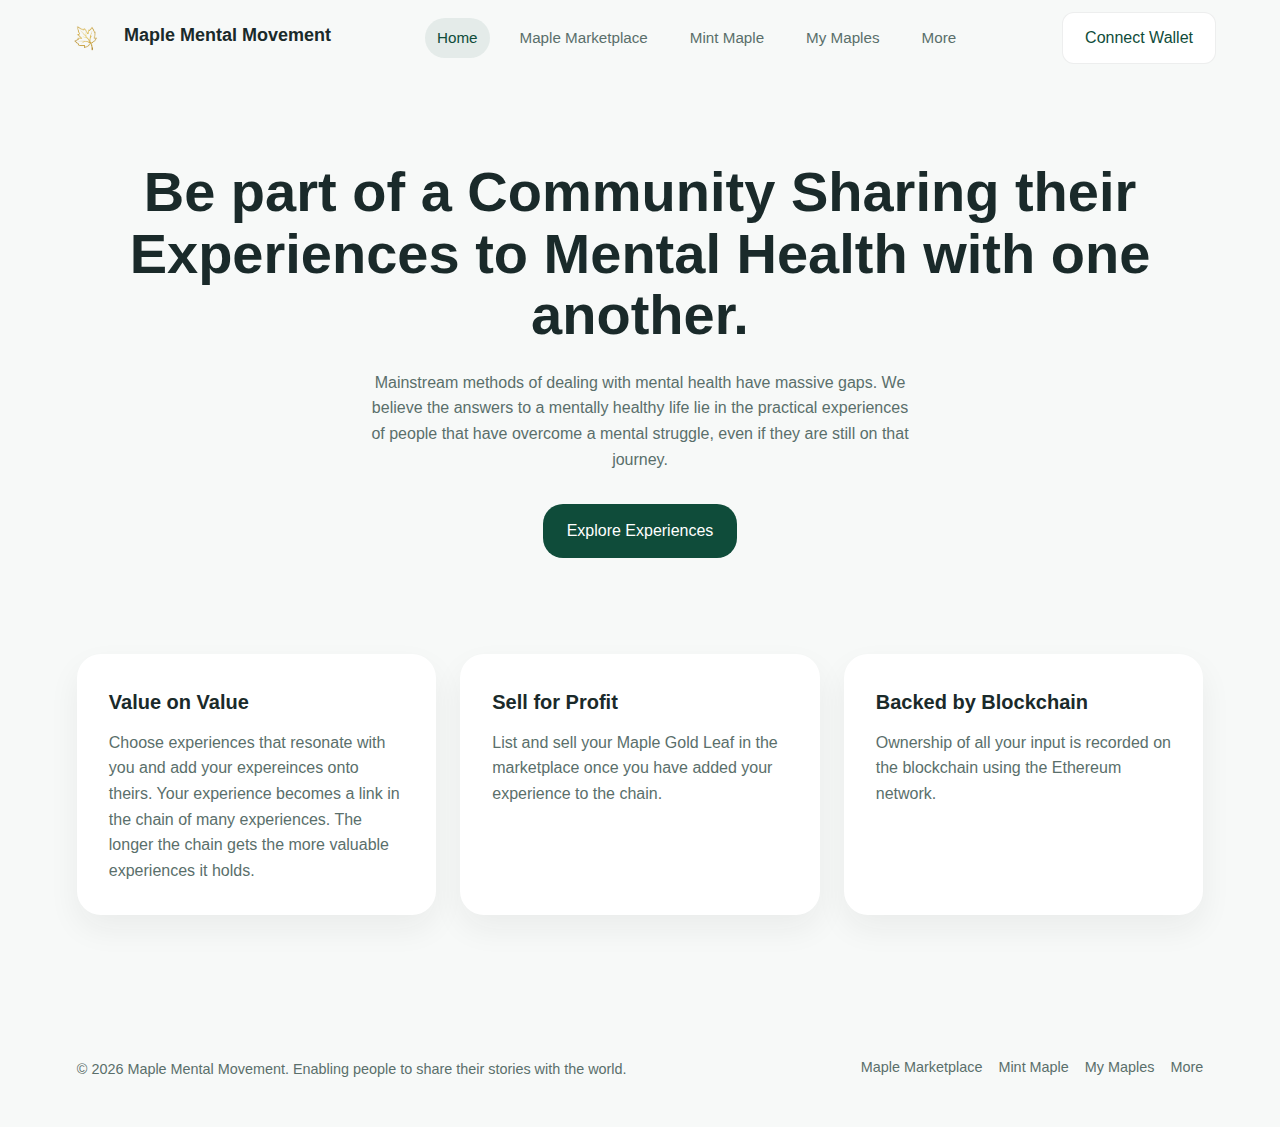
<file: index.html>
<!DOCTYPE html>
<html lang="en">
  <head>
    <meta charset="utf-8" />
    <meta name="viewport" content="width=device-width, initial-scale=1" />
    <title>Maple Gold Leaf</title>
    <link rel="icon" type="image/png" href="./Logo-icon.png" />
    <link rel="stylesheet" href="./styles.css" />
  </head>
  <body data-page="home">
    <header class="site-header has-nav">
      <div class="logo">
        <span class="logo-mark" aria-hidden="true"></span>
        <div class="logo-text">
          <p class="brand-name">Maple Mental Movement</p>
          <p class="tagline"></p>
        </div>
      </div>
      <nav class="site-nav" aria-label="Primary navigation">
        <a href="index.html" data-page="home">Home</a>
        <a href="marketplace.html" data-page="marketplace">Maple Marketplace</a>
        <a href="mint.html" data-page="mint">Mint Maple</a>
        <a href="my-maples.html" data-page="collection">My Maples</a>
        <a href="more.html" data-page="more">More</a>
      </nav>
      <button class="connect-wallet" type="button">Connect Wallet</button>
    </header>

    <main>
      <section id="hero" class="hero">
        <div class="hero-content">
          <h1>Be part of a Community Sharing their Experiences to Mental Health with one another.</h1>
          <p>Mainstream methods of dealing with mental health have massive gaps. We believe the answers to a mentally healthy life lie in the practical experiences of people that have overcome a mental struggle, even if they are still on that journey. </p>
          <div class="hero-actions">
            <a class="primary-btn" href="marketplace.html">Explore Experiences</a>
          </div>
        </div>

        </div>
      </section>

      <section id="learn" class="info-panels">
        <article class="info-card">
          <h3>Value on Value</h3>
          <p>
            Choose experiences that resonate with you and add your expereinces onto theirs. Your experience becomes a link in the chain of many experiences. The longer the chain gets the more valuable experiences it holds.
            
          </p>
        </article>
        <article class="info-card">
          <h3>Sell for Profit</h3>
          <p>
            List and sell your Maple Gold Leaf in the marketplace once you have added your experience to the chain.
          </p>
        </article>
        <article class="info-card">
          <h3>Backed by Blockchain</h3>
          <p>Ownership of all your input is recorded on the blockchain using the Ethereum network. </p>
        </article>
      </section>

    </main>

    <footer class="site-footer">
      <p>&copy; <span id="current-year"></span> Maple Mental Movement. Enabling people to share their stories with the world.</p>
      <div class="footer-links">
        <a href="marketplace.html">Maple Marketplace</a>
        <a href="mint.html">Mint Maple</a>
        <a href="my-maples.html">My Maples</a>
        <a href="more.html">More</a>
      </div>
    </footer>

    <script src="./script.js"></script>
  </body>
</html>
</file>
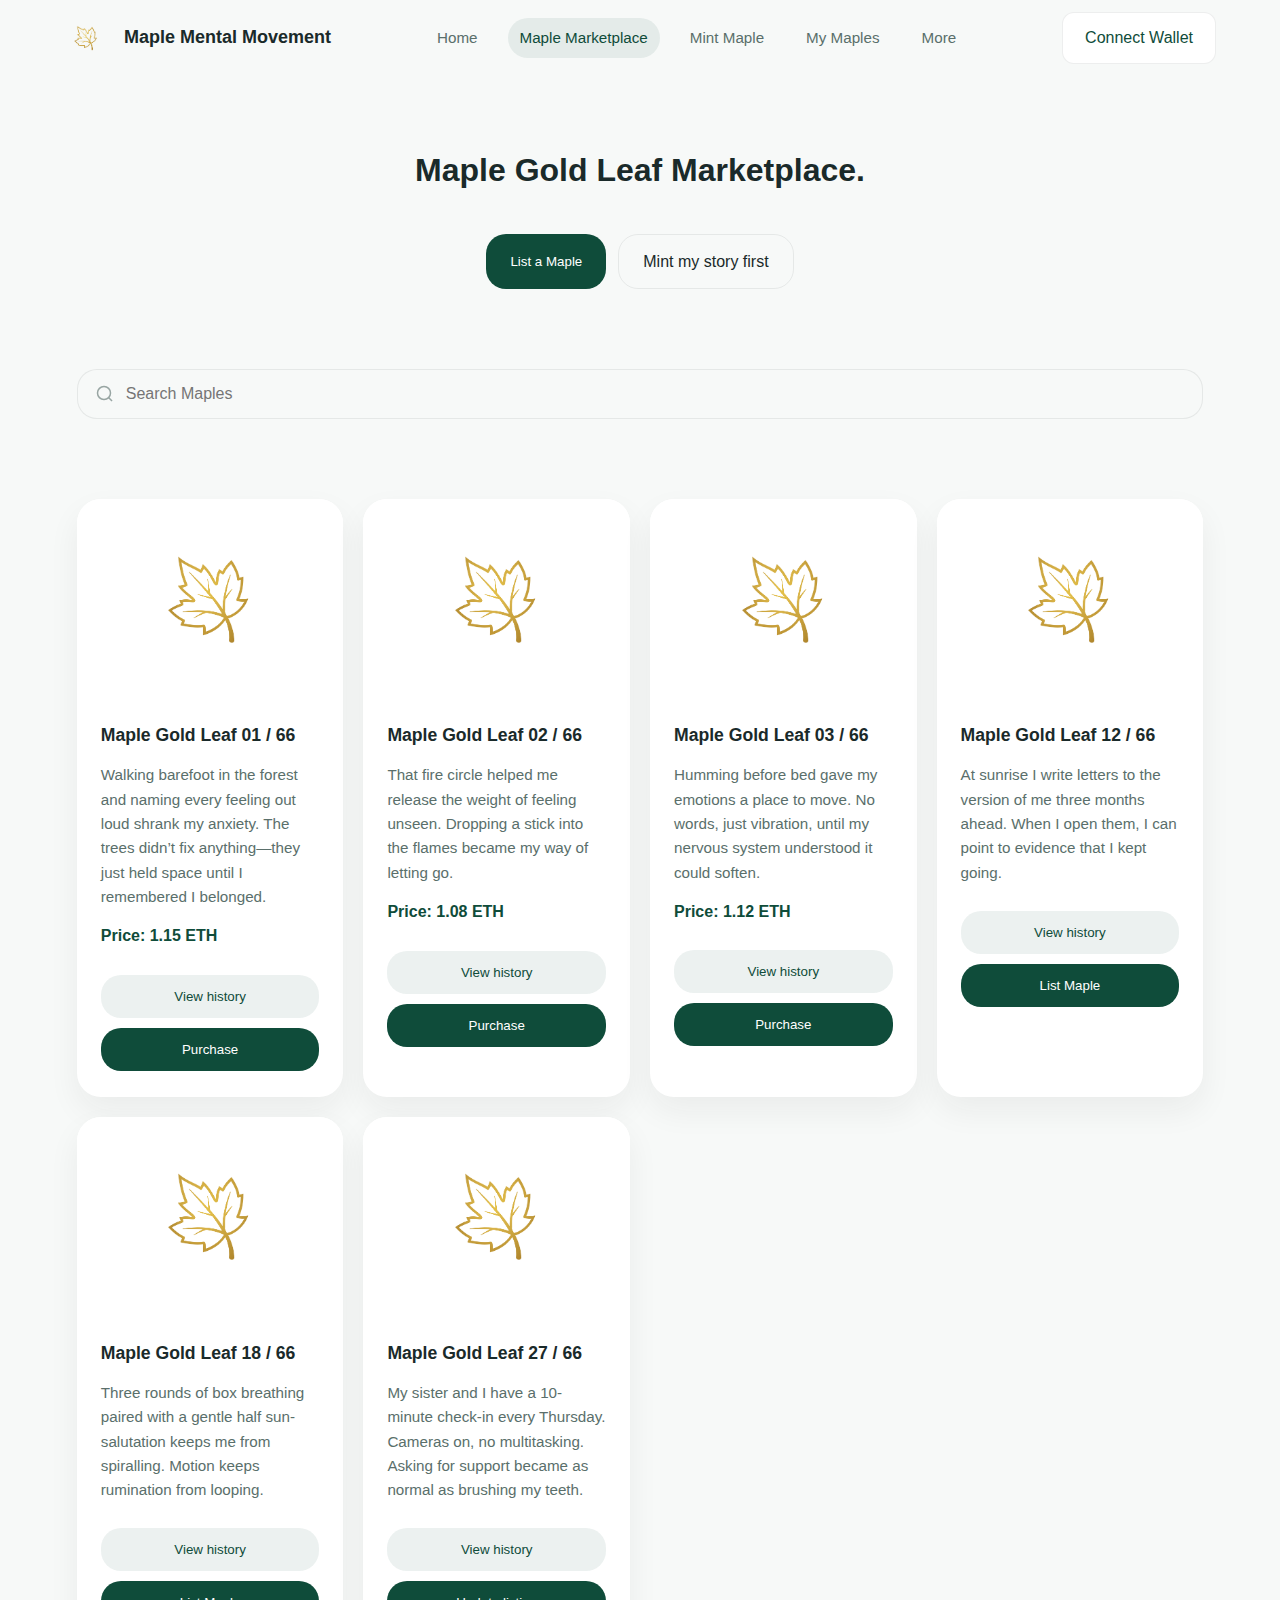
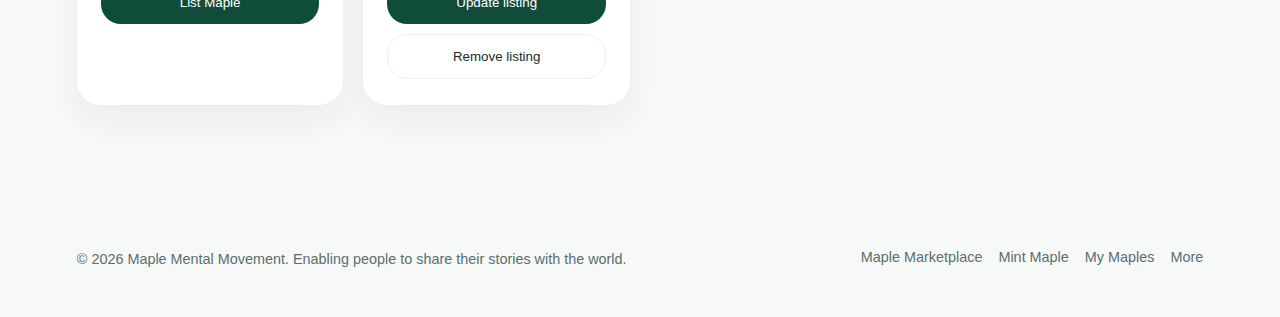
<file: marketplace.html>
<!DOCTYPE html>
<html lang="en">
  <head>
    <meta charset="utf-8" />
    <meta name="viewport" content="width=device-width, initial-scale=1" />
    <title>Maple Marketplace · Maple Mental Movement</title>
    <link rel="icon" type="image/png" href="./Logo-icon.png" />
    <link rel="stylesheet" href="./styles.css" />
  </head>
  <body class="marketplace-page" data-page="marketplace">
    <header class="site-header has-nav">
      <div class="logo">
        <span class="logo-mark" aria-hidden="true"></span>
        <div class="logo-text">
          <p class="brand-name">Maple Mental Movement</p>
        </div>
      </div>
      <nav class="site-nav" aria-label="Primary navigation">
        <a href="index.html" data-page="home">Home</a>
        <a href="marketplace.html" data-page="marketplace">Maple Marketplace</a>
        <a href="mint.html" data-page="mint">Mint Maple</a>
        <a href="my-maples.html" data-page="collection">My Maples</a>
        <a href="more.html" data-page="more">More</a>
      </nav>
      <button class="connect-wallet" type="button">Connect Wallet</button>
    </header>

    <main>
      <section class="page-hero">
        <h1>Maple Gold Leaf Marketplace.</h1>
        <div class="inline-buttons">
          <button class="primary-btn" type="button" data-role="open-listing">List a Maple</button>
          <a class="secondary-btn" href="mint.html">Mint my story first</a>
        </div>
      </section>

      <section>
        <div class="marketplace-filter-form">
          <div class="marketplace-search">
            <span class="marketplace-search-icon" aria-hidden="true">
              <svg width="18" height="18" viewBox="0 0 18 18" fill="none" xmlns="http://www.w3.org/2000/svg">
                <circle cx="8" cy="8" r="6.5" stroke="currentColor" stroke-width="1.5" />
                <line x1="12.5303" y1="12.4697" x2="16.0303" y2="15.9697" stroke="currentColor" stroke-width="1.5" />
              </svg>
            </span>
            <input
              type="search"
              placeholder="Search Maples"
              data-role="market-search"
              autocomplete="off"
            />
          </div>
        </div>
      </section>

      <section>
        <div class="market-grid simple-grid" data-role="market-grid"></div>
        <p class="marketplace-empty-state" data-role="market-empty" hidden>
          Nothing matches that search yet. Try a different keyword or browse all listings.
        </p>
      </section>
    </main>

    <footer class="site-footer">
      <p>
        &copy; <span id="current-year"></span> Maple Mental Movement. Enabling people to share their stories with the world.
      </p>
      <div class="footer-links">
        <a href="marketplace.html">Maple Marketplace</a>
        <a href="mint.html">Mint Maple</a>
        <a href="my-maples.html">My Maples</a>
        <a href="more.html">More</a>
      </div>
    </footer>

    <script src="./script.js"></script>
  </body>
</html>
</file>
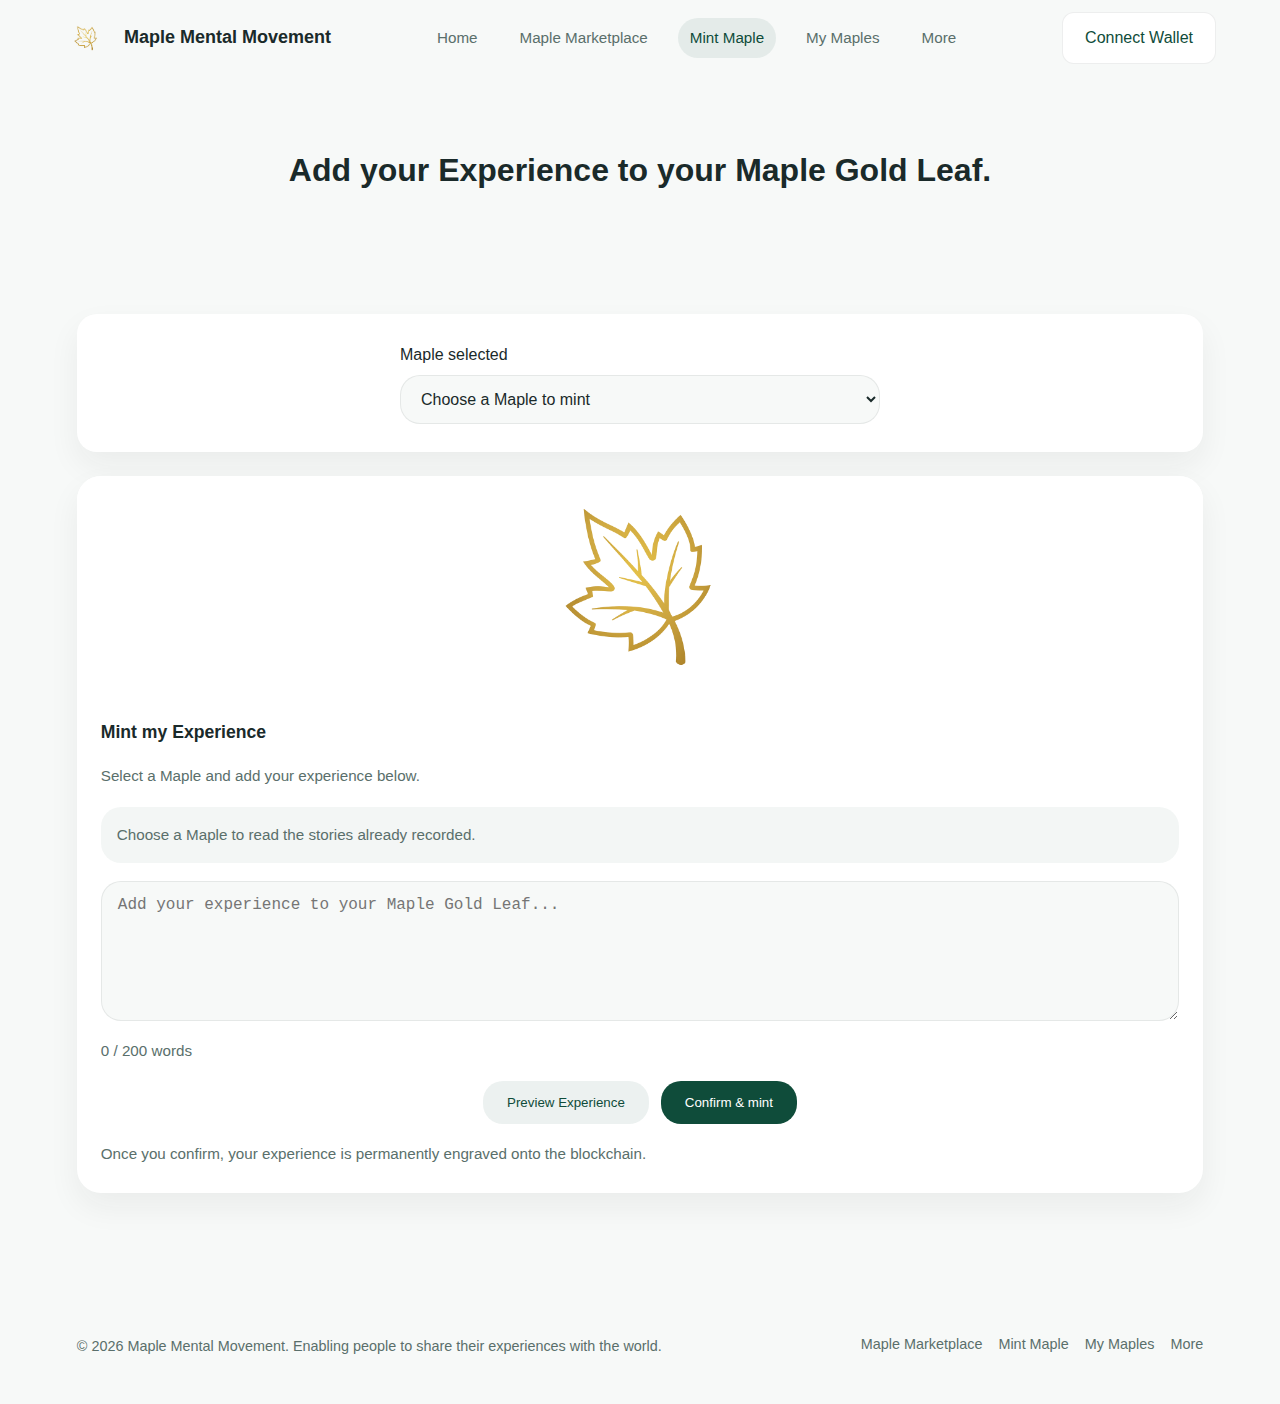
<file: mint.html>
<!DOCTYPE html>
<html lang="en">
  <head>
    <meta charset="utf-8" />
    <meta name="viewport" content="width=device-width, initial-scale=1" />
    <title>Mint Maple · Maple Mental Movement</title>
    <link rel="icon" type="image/png" href="./Logo-icon.png" />
    <link rel="stylesheet" href="./styles.css" />
  </head>
  <body class="mint-page" data-page="mint">
    <header class="site-header has-nav">
      <div class="logo">
        <span class="logo-mark" aria-hidden="true"></span>
        <div class="logo-text">
          <p class="brand-name">Maple Mental Movement</p>
        </div>
      </div>
      <nav class="site-nav" aria-label="Primary navigation">
        <a href="index.html" data-page="home">Home</a>
        <a href="marketplace.html" data-page="marketplace">Maple Marketplace</a>
        <a href="mint.html" data-page="mint">Mint Maple</a>
        <a href="my-maples.html" data-page="collection">My Maples</a>
        <a href="more.html" data-page="more">More</a>
      </nav>
      <button class="connect-wallet" type="button">Connect Wallet</button>
    </header>

    <main>
      <section class="page-hero">
        <h1>Add your Experience to your Maple Gold Leaf.</h1>
      </section>

      <section hidden>
        <div class="market-grid simple-grid" data-role="mint-grid"></div>
      </section>

      <section class="mint-form-section">
        <div class="mint-selector-wrapper">
          <label class="mint-selector">
            Maple selected
            <select data-role="mint-select">
              <option value="">Choose a Maple to mint</option>
            </select>
          </label>
        </div>
        <article class="nft-card mint-write-card">
          <div class="nft-thumb thumb-1" aria-hidden="true"></div>
          <div class="nft-info">
            <h3>Mint my Experience</h3>
            <p class="info-note">Select a Maple and add your experience below.</p>
            <div class="story-history-mini" data-role="mint-history"></div>
            <form class="mint-form" data-role="mint-form">
              <label>
                
                <textarea
                  placeholder="Add your experience to your Maple Gold Leaf..."
                  maxlength="2200"
                  data-role="mint-story"
                ></textarea>
              </label>
              <p class="form-helper" data-role="mint-count">0 / 200 words</p>
              <div class="inline-buttons">
                <button class="ghost-btn" type="button" data-role="preview-story">Preview Experience</button>
                <button class="primary-btn" type="submit">Confirm &amp; mint</button>
              </div>
              <p class="info-note">
                Once you confirm, your experience is permanently engraved onto the blockchain.
              </p>
            </form>
          </div>
        </article>
      </section>
    </main>

    <footer class="site-footer">
      <p>
        &copy; <span id="current-year"></span> Maple Mental Movement. Enabling people to share their experiences with the world.
      </p>
      <div class="footer-links">
        <a href="marketplace.html">Maple Marketplace</a>
        <a href="mint.html">Mint Maple</a>
        <a href="my-maples.html">My Maples</a>
        <a href="more.html">More</a>
      </div>
    </footer>

    <script src="./script.js"></script>
  </body>
</html>
</file>
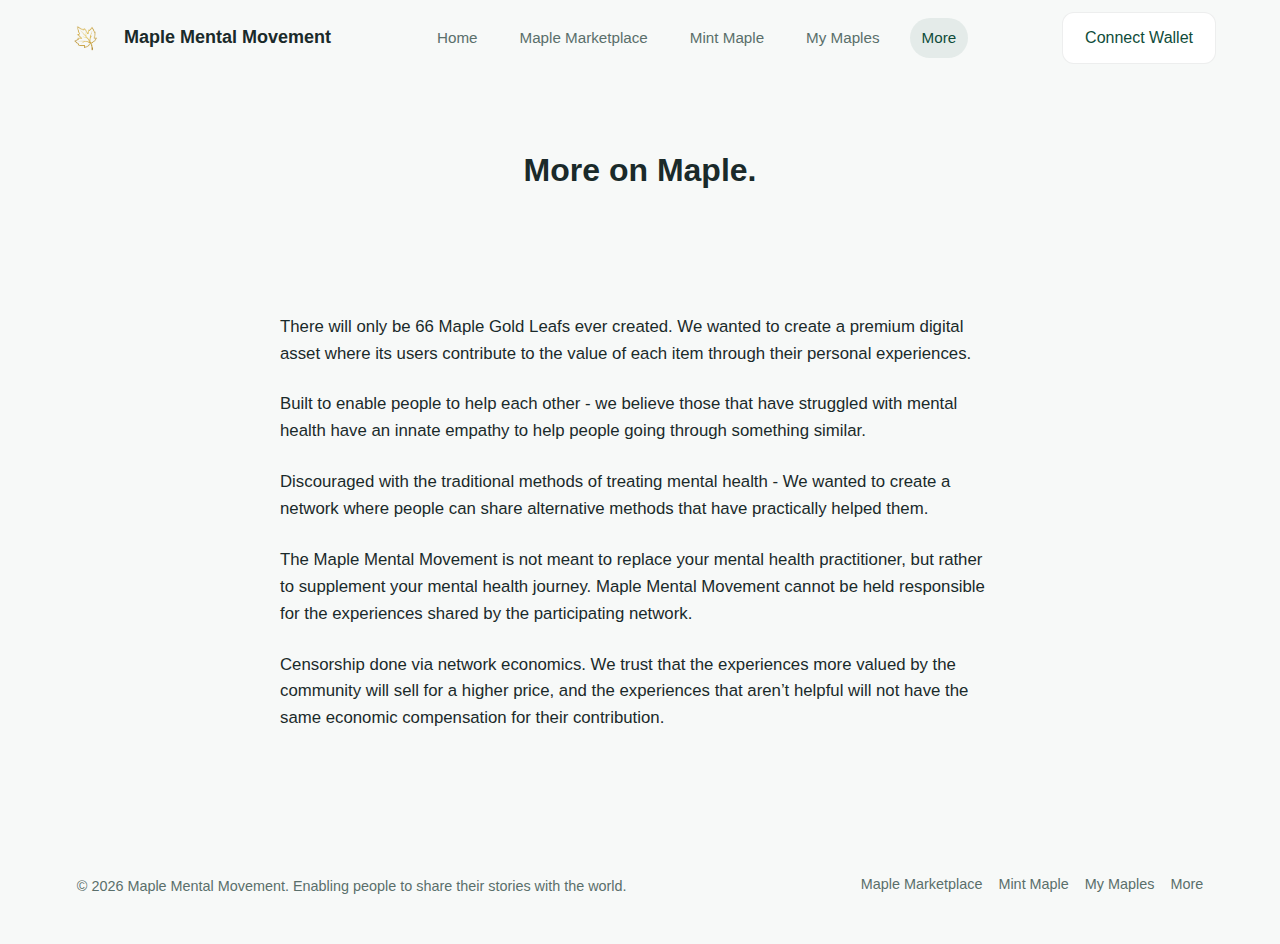
<file: more.html>
<!DOCTYPE html>
<html lang="en">
  <head>
    <meta charset="utf-8" />
    <meta name="viewport" content="width=device-width, initial-scale=1" />
    <title>More · Maple Mental Movement</title>
    <link rel="icon" type="image/png" href="./Logo-icon.png" />
    <link rel="stylesheet" href="./styles.css" />
  </head>
  <body class="more-page" data-page="more">
    <header class="site-header has-nav">
      <div class="logo">
        <span class="logo-mark" aria-hidden="true"></span>
        <div class="logo-text">
          <p class="brand-name">Maple Mental Movement</p>
        </div>
      </div>
      <nav class="site-nav" aria-label="Primary navigation">
        <a href="index.html" data-page="home">Home</a>
        <a href="marketplace.html" data-page="marketplace">Maple Marketplace</a>
        <a href="mint.html" data-page="mint">Mint Maple</a>
        <a href="my-maples.html" data-page="collection">My Maples</a>
        <a href="more.html" data-page="more">More</a>
      </nav>
      <button class="connect-wallet" type="button">Connect Wallet</button>
    </header>

    <main>
      <section class="page-hero">
        <h1>More on Maple.</h1>
      </section>
      <section class="more-content">
        <p>There will only be 66 Maple Gold Leafs ever created. We wanted to create a premium digital asset where its users contribute to the value of each item through their personal experiences.</p>
        <p>Built to enable people to help each other -  we believe those that have struggled with mental health have an innate empathy to help people going through something similar.</p>
        <p>Discouraged with the traditional methods of treating mental health -  We wanted to create a network where people can share alternative methods that have practically helped them.</p>
        <p>The Maple Mental Movement is not meant to replace your mental health practitioner, but rather to supplement your mental health journey. Maple Mental Movement cannot be held responsible for the experiences shared by the participating network.</p>
        <p>Censorship done via network economics. We trust that the experiences more valued by the community will sell for a higher price, and the experiences that aren’t helpful will not have the same economic compensation for their contribution.</p>
      </section>
    </main>

    <footer class="site-footer">
      <p>
        &copy; <span id="current-year"></span> Maple Mental Movement. Enabling people to share their stories with the world.
      </p>
      <div class="footer-links">
        <a href="marketplace.html">Maple Marketplace</a>
        <a href="mint.html">Mint Maple</a>
        <a href="my-maples.html">My Maples</a>
        <a href="more.html">More</a>
      </div>
    </footer>

    <script src="./script.js"></script>
  </body>
</html>
</file>
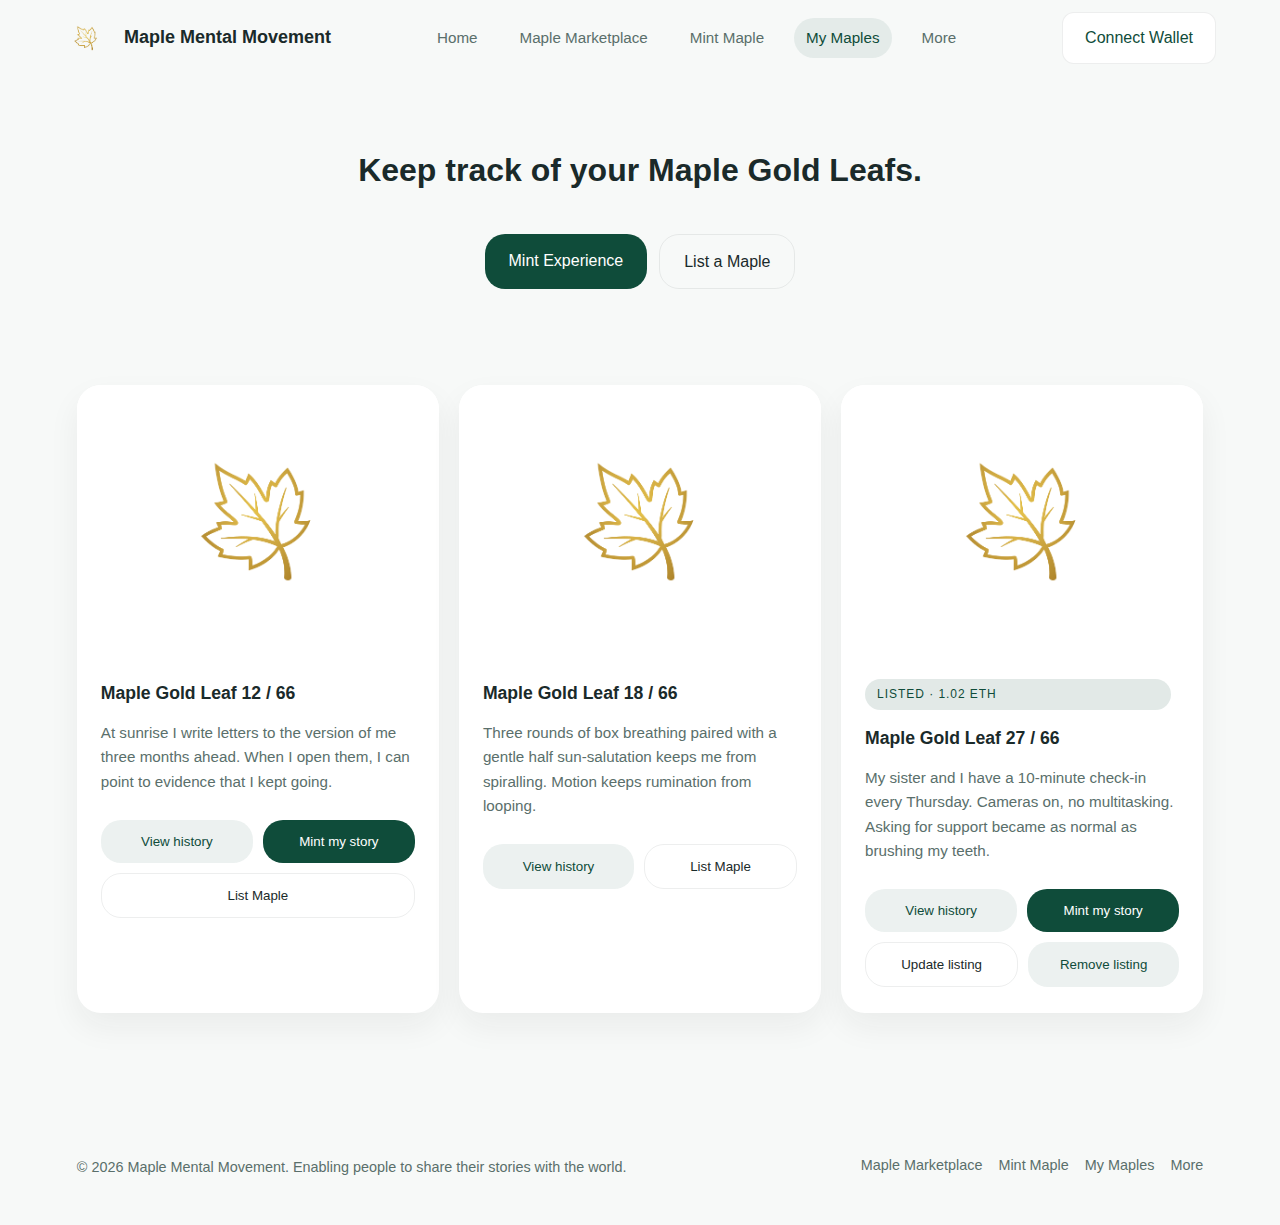
<file: my-maples.html>
<!DOCTYPE html>
<html lang="en">
  <head>
    <meta charset="utf-8" />
    <meta name="viewport" content="width=device-width, initial-scale=1" />
    <title>My Maples · Maple Mental Movement</title>
    <link rel="icon" type="image/png" href="./Logo-icon.png" />
    <link rel="stylesheet" href="./styles.css" />
  </head>
  <body class="collection-page" data-page="collection">
    <header class="site-header has-nav">
      <div class="logo">
        <span class="logo-mark" aria-hidden="true"></span>
        <div class="logo-text">
          <p class="brand-name">Maple Mental Movement</p>
        </div>
      </div>
      <nav class="site-nav" aria-label="Primary navigation">
        <a href="index.html" data-page="home">Home</a>
        <a href="marketplace.html" data-page="marketplace">Maple Marketplace</a>
        <a href="mint.html" data-page="mint">Mint Maple</a>
        <a href="my-maples.html" data-page="collection">My Maples</a>
        <a href="more.html" data-page="more">More</a>
      </nav>
      <button class="connect-wallet" type="button">Connect Wallet</button>
    </header>

    <main>
      <section class="page-hero">
        <h1>Keep track of your Maple Gold Leafs.</h1>

        <div class="inline-buttons">
          <a class="primary-btn" href="mint.html">Mint Experience</a>
          <a class="secondary-btn" href="marketplace.html">List a Maple</a>
        </div>
      </section>

      <section>
        <div class="market-grid simple-grid" data-role="collection-grid"></div>
        <p class="marketplace-empty-state" data-role="collection-empty" hidden>
          Your Maples will appear here as soon as your wallet is connected in the full app experience.
        </p>
      </section>
    </main>

    <footer class="site-footer">
      <p>
        &copy; <span id="current-year"></span> Maple Mental Movement. Enabling people to share their stories with the world.
      </p>
      <div class="footer-links">
        <a href="marketplace.html">Maple Marketplace</a>
        <a href="mint.html">Mint Maple</a>
        <a href="my-maples.html">My Maples</a>
        <a href="more.html">More</a>
      </div>
    </footer>

    <script src="./script.js"></script>
  </body>
</html>
</file>
<file: styles.css>
:root {
  --bg: #f7f9f8;
  --surface: #ffffff;
  --charcoal: #1a2a2a;
  --muted: #5a6f6b;
  --accent: #0f4c3a;
  --accent-soft: rgba(15, 76, 58, 0.08);
  --border: rgba(26, 42, 42, 0.08);
  --radius-lg: 20px;
  --radius-sm: 12px;
  --shadow-soft: 0 20px 48px rgba(15, 76, 58, 0.08);
  --shadow-card: 0 14px 32px rgba(26, 42, 42, 0.06);
  --transition: all 0.25s ease;
}

*,
*::before,
*::after {
  box-sizing: border-box;
}

body {
  margin: 0;
  font-family: 'Inter', -apple-system, BlinkMacSystemFont, 'Segoe UI', sans-serif;
  color: var(--charcoal);
  background: var(--bg);
  -webkit-font-smoothing: antialiased;
  line-height: 1.6;
}

img {
  max-width: 100%;
  display: block;
}

a {
  color: inherit;
  text-decoration: none;
}

.site-header {
  display: flex;
  align-items: center;
  justify-content: center;
  gap: 20px;
  padding: 12px clamp(1.5rem, 5vw, 72px);
  background: var(--bg);
  backdrop-filter: blur(30px);
  position: sticky;
  top: 0;
  z-index: 10;
}

.logo {
  display: flex;
  align-items: center;
  gap: 16px;
}

.logo-mark {
  display: grid;
  place-items: center;
  width: 44px;
  height: 44px;
  border-radius: 50%;
  background-image: url('Logo-icon.png');
  background-repeat: no-repeat;
  background-size: 60%;
  background-position: center;
}

.logo-text {
  display: flex;
  flex-direction: column;
  gap: 4px;
}

.brand-name {
  font-size: 1.125rem;
  font-weight: 600;
  margin: 0;
}

.tagline {
  margin: 0;
  color: var(--muted);
  font-size: 0.875rem;
}

.connect-wallet {
  all: unset;
  padding: 12px 22px;
  border-radius: var(--radius-sm);
  background: var(--surface);
  border: 1px solid var(--border);
  color: var(--accent);
  font-weight: 500;
  cursor: pointer;
  transition: var(--transition);
}

.connect-wallet:hover {
  border-color: rgba(15, 76, 58, 0.3);
  box-shadow: 0 10px 22px var(--accent-soft);
}

main {
  padding: 48px clamp(1.5rem, 6vw, 96px) 96px;
  display: flex;
  flex-direction: column;
  gap: 96px;
}

.marketplace-page main {
  gap: 80px;
}

.hero {
  display: grid;
  grid-template-columns: repeat(auto-fit, minmax(280px, 1fr));
  gap: 64px;
  align-items: center;
  justify-items: center;
  text-align: center;
}

.hero-content h1 {
  font-size: clamp(2.2rem, 3.6vw + 1.2rem, 3.5rem);
  font-weight: 600;
  line-height: 1.1;
  margin-bottom: 24px;
}

.hero-content p {
  color: var(--muted);
  margin: 0 auto 32px;
  max-width: 540px;
}

.hero-actions {
  display: flex;
  gap: 16px;
  flex-wrap: wrap;
  justify-content: center;
}

.primary-btn,
.secondary-btn,
.ghost-btn {
  padding: 14px 24px;
  border-radius: var(--radius-lg);
  font-weight: 500;
  border: none;
  cursor: pointer;
  transition: var(--transition);
  white-space: nowrap;
}

.primary-btn {
  background: var(--accent);
  color: var(--surface);
}

.primary-btn:hover {
  transform: translateY(-2px);
  box-shadow: var(--shadow-soft);
}

.secondary-btn {
  background: transparent;
  border: 1px solid var(--border);
  color: var(--charcoal);
}

.secondary-btn:hover {
  border-color: rgba(15, 76, 58, 0.3);
  box-shadow: 0 10px 22px var(--accent-soft);
}

.ghost-btn {
  background: rgba(15, 76, 58, 0.08);
  color: var(--accent);
}

.ghost-btn:hover {
  background: rgba(15, 76, 58, 0.16);
}

.hero-card {
  background: var(--surface);
  border-radius: 28px;
  padding: 28px;
  box-shadow: var(--shadow-card);
  display: flex;
  flex-direction: column;
  gap: 24px;
}

.card-image {
  border-radius: 22px;
  background: linear-gradient(135deg, rgba(15, 76, 58, 0.5), rgba(15, 76, 58, 0.92)), url('https://images.unsplash.com/photo-1528715471579-d1bcf0ba5e83?auto=format&fit=crop&w=900&q=80') center/cover;
  aspect-ratio: 4 / 3;
  position: relative;
  overflow: hidden;
}

.card-content {
  display: flex;
  flex-direction: column;
  gap: 12px;
}

.card-title {
  font-size: 1.1rem;
  font-weight: 600;
  margin: 0;
}

.card-author {
  margin: 0;
  color: var(--muted);
}

.card-meta {
  display: flex;
  align-items: center;
  justify-content: space-between;
  background: rgba(15, 76, 58, 0.08);
  border-radius: var(--radius-sm);
  padding: 12px 16px;
}

.card-meta span {
  font-size: 0.9rem;
  color: var(--muted);
}

.marketplace {
  display: flex;
  flex-direction: column;
  gap: 36px;
  scroll-margin-top: 120px;
}

.marketplace-hero {
  display: flex;
  flex-direction: column;
  align-items: center;
  gap: 18px;
  text-align: center;
  max-width: 760px;
  margin: 0 auto;
}

.marketplace-eyebrow {
  margin: 0;
  text-transform: uppercase;
  letter-spacing: 0.12em;
  font-size: 0.75rem;
  color: var(--muted);
}

.marketplace-subtitle {
  margin: 0;
  color: var(--muted);
}

.marketplace-hero-actions {
  display: flex;
  gap: 14px;
  flex-wrap: wrap;
  justify-content: center;
}

.marketplace-filters {
  background: var(--surface);
  border-radius: 32px;
  padding: clamp(24px, 4vw, 40px);
  box-shadow: var(--shadow-card);
  display: flex;
  flex-direction: column;
  gap: 24px;
}

.marketplace-filter-form {
  display: flex;
  flex-direction: column;
  gap: 24px;
}

.marketplace-search {
  display: flex;
  align-items: center;
  gap: 10px;
  padding: 14px 18px;
  border-radius: var(--radius-lg);
  border: 1px solid var(--border);
  background: var(--bg);
  transition: var(--transition);
}

.marketplace-search:focus-within {
  border-color: rgba(15, 76, 58, 0.3);
  box-shadow: 0 0 0 3px rgba(15, 76, 58, 0.12);
}

.marketplace-search-icon {
  font-size: 1rem;
  opacity: 0.6;
  display: inline-flex;
  color: var(--muted);
}

.marketplace-search input {
  border: none;
  background: transparent;
  font-size: 1rem;
  flex: 1;
  outline: none;
  color: var(--charcoal);
}

.marketplace-filter-row {
  display: flex;
  flex-wrap: wrap;
  gap: 16px;
  align-items: center;
  justify-content: space-between;
}

.marketplace-sort {
  display: inline-flex;
  align-items: center;
  gap: 10px;
  font-size: 0.95rem;
  color: var(--muted);
  margin-left: auto;
}

.marketplace-sort select {
  padding: 10px 14px;
  border-radius: var(--radius-lg);
  border: 1px solid var(--border);
  background: var(--bg);
  font-size: 0.95rem;
  color: var(--charcoal);
  cursor: pointer;
}

.marketplace-sort select:focus {
  outline: none;
  border-color: rgba(15, 76, 58, 0.3);
  box-shadow: 0 0 0 3px rgba(15, 76, 58, 0.12);
}

.marketplace-collection {
  display: flex;
  flex-direction: column;
  gap: 24px;
}

.marketplace-empty-state {
  margin: 0;
  padding: 22px;
  border-radius: var(--radius-lg);
  border: 1px solid var(--border);
  background: var(--accent-soft);
  color: var(--muted);
  text-align: center;
}

.section-heading {
  display: flex;
  align-items: center;
  justify-content: space-between;
  gap: 16px;
  flex-wrap: wrap;
}

.section-heading h2 {
  font-size: 2rem;
  margin: 0;
}

.market-grid {
  display: grid;
  gap: 24px;
  grid-template-columns: repeat(auto-fit, minmax(260px, 1fr));
}

.nft-card {
  background: var(--surface);
  border-radius: 24px;
  overflow: hidden;
  box-shadow: var(--shadow-card);
  display: flex;
  flex-direction: column;
  transition: var(--transition);
}

.nft-card:hover {
  transform: translateY(-4px);
  box-shadow: 0 20px 36px rgba(26, 42, 42, 0.12);
}

.nft-thumb {
  aspect-ratio: 4 / 3;
  background-size: cover;
  background-position: center;
  background-color: var(--surface);
}

.thumb-1,
.thumb-2,
.thumb-3,
.thumb-4,
.thumb-5,
.thumb-6,
.thumb-7,
.thumb-8,
.thumb-9 {
  background: var(--surface) url('Logo-icon.png') center/35% no-repeat;
}

.nft-info {
  padding: 22px 24px 26px;
  display: flex;
  flex-direction: column;
  gap: 14px;
}

.nft-info h3 {
  margin: 0;
  font-size: 1.1rem;
  font-weight: 600;
}

.nft-info p {
  margin: 0;
  color: var(--muted);
  font-size: 0.95rem;
}

.nft-meta {
  display: flex;
  align-items: center;
  justify-content: space-between;
}

.price {
  font-weight: 600;
  color: var(--accent);
}

.info-panels {
  display: grid;
  grid-template-columns: repeat(auto-fit, minmax(220px, 1fr));
  gap: 24px;
}

.info-card {
  background: var(--surface);
  border-radius: 24px;
  padding: 32px;
  box-shadow: var(--shadow-card);
  display: flex;
  flex-direction: column;
  gap: 12px;
}

.info-card h3 {
  margin: 0;
  font-size: 1.25rem;
}

.info-card p {
  margin: 0;
  color: var(--muted);
}

.contact-section {
  display: flex;
  justify-content: center;
}

.contact-card {
  background: var(--surface);
  border-radius: 32px;
  padding: clamp(32px, 5vw, 48px);
  max-width: 640px;
  text-align: center;
  box-shadow: var(--shadow-card);
  display: flex;
  flex-direction: column;
  gap: 18px;
}

.contact-card h2 {
  margin: 0;
  font-size: 2rem;
}

.contact-card p {
  margin: 0;
  color: var(--muted);
}

.contact-form {
  display: flex;
  gap: 12px;
  flex-wrap: wrap;
  justify-content: center;
}

.contact-form input {
  padding: 14px 18px;
  border-radius: var(--radius-lg);
  border: 1px solid var(--border);
  font-size: 1rem;
  min-width: min(300px, 90vw);
  background: var(--bg);
  transition: var(--transition);
}

.contact-form input:focus {
  outline: none;
  border-color: rgba(15, 76, 58, 0.3);
  box-shadow: 0 0 0 3px rgba(15, 76, 58, 0.12);
}

.sr-only {
  position: absolute;
  width: 1px;
  height: 1px;
  padding: 0;
  margin: -1px;
  overflow: hidden;
  clip: rect(0, 0, 0, 0);
  white-space: nowrap;
  border: 0;
}

.site-footer {
  padding: 32px clamp(1.5rem, 6vw, 96px);
  display: flex;
  align-items: center;
  justify-content: space-between;
  flex-wrap: wrap;
  gap: 16px;
  color: var(--muted);
  font-size: 0.9rem;
}

.footer-links {
  display: flex;
  gap: 16px;
}

.footer-links a {
  position: relative;
  padding-bottom: 4px;
}

.footer-links a::after {
  content: '';
  position: absolute;
  left: 0;
  bottom: 0;
  width: 0;
  height: 2px;
  background: var(--accent);
  transition: var(--transition);
}

.footer-links a:hover::after {
  width: 100%;
}

@media (max-width: 768px) {
  .site-header {
    position: static;
    padding: 20px 24px;
  }

  main {
    padding: 32px 24px 72px;
    gap: 64px;
  }

  .hero-card {
    padding: 24px;
  }

  .site-footer {
    padding: 24px;
    flex-direction: column;
    align-items: flex-start;
  }

  .marketplace-filters {
    padding: 24px;
  }

  .marketplace-filter-row {
    flex-direction: column;
    align-items: flex-start;
  }

  .marketplace-sort {
    width: 100%;
    justify-content: space-between;
  }

  .marketplace-hero {
    gap: 22px;
  }
}

/* Additional shared styles */
.site-header.has-nav {
  justify-content: space-between;
  flex-wrap: wrap;
  gap: 16px;
}

.site-header.has-nav .site-nav {
  display: flex;
  align-items: center;
  gap: 18px;
  font-size: 0.95rem;
  flex-wrap: wrap;
}

.site-header.has-nav .site-nav a {
  padding: 8px 12px;
  border-radius: 999px;
  color: var(--muted);
  transition: var(--transition);
}

.site-header.has-nav .site-nav a:hover {
  color: var(--accent);
  background: var(--accent-soft);
}

.site-header.has-nav .site-nav a.is-active {
  color: var(--accent);
  background: var(--accent-soft);
}

.page-hero {
  display: flex;
  flex-direction: column;
  gap: 16px;
  text-align: center;
  max-width: 720px;
  margin: 0 auto;
}

.page-hero p {
  margin: 0;
  color: var(--muted);
}

.more-content {
  max-width: 720px;
  margin: 0 auto;
  display: flex;
  flex-direction: column;
  gap: 24px;
  font-size: 1.05rem;
  text-align: left;
}

.more-content p {
  margin: 0;
}

.simple-grid {
  display: grid;
  gap: 20px;
  grid-template-columns: repeat(auto-fit, minmax(240px, 1fr));
}

.status-pill {
  display: inline-flex;
  align-items: center;
  padding: 6px 12px;
  border-radius: 999px;
  font-size: 0.75rem;
  letter-spacing: 0.08em;
  text-transform: uppercase;
  background: rgba(15, 76, 58, 0.12);
  color: var(--accent);
  margin-right: 8px;
}

.status-pill.is-muted {
  background: rgba(26, 42, 42, 0.1);
  color: var(--muted);
}

.status-pill.is-alert {
  background: rgba(198, 181, 143, 0.28);
  color: #907640;
}

.card-actions {
  display: flex;
  flex-wrap: wrap;
  gap: 10px;
  margin-top: 12px;
}

.card-actions .primary-btn,
.card-actions .secondary-btn,
.card-actions .ghost-btn {
  flex: 1;
  min-width: 140px;
}

.mint-write-card .nft-info {
  gap: 18px;
}

.mint-write-card .nft-thumb {
  background-size: 15% !important;
  height: 220px;
}

.mint-form {
  display: flex;
  flex-direction: column;
  gap: 18px;
}

.mint-selector-wrapper {
  background: var(--surface);
  border-radius: var(--radius-lg);
  box-shadow: var(--shadow-card);
  padding: clamp(20px, 4vw, 28px);
  margin: 0 0 24px;
}

.mint-selector {
  display: flex;
  flex-direction: column;
  gap: 8px;
  max-width: 480px;
  margin: 0 auto;
  text-align: left;
}

.mint-selector select {
  padding: 14px 16px;
  border-radius: var(--radius-lg);
  border: 1px solid var(--border);
  background: var(--bg);
  font-size: 1rem;
  color: var(--charcoal);
  width: 100%;
}

.mint-selector select:focus {
  outline: none;
  border-color: rgba(15, 76, 58, 0.28);
  box-shadow: 0 0 0 3px rgba(15, 76, 58, 0.12);
}

.mint-form label {
  display: flex;
  flex-direction: column;
  gap: 8px;
  text-align: left;
}

.mint-form select,
.mint-form textarea,
.mint-form input {
  padding: 14px 16px;
  border-radius: var(--radius-lg);
  border: 1px solid var(--border);
  background: var(--bg);
  font-size: 1rem;
  color: var(--charcoal);
}

.mint-form textarea {
  resize: vertical;
  min-height: 140px;
}

.mint-form select:focus,
.mint-form textarea:focus,
.mint-form input:focus {
  outline: none;
  border-color: rgba(15, 76, 58, 0.28);
  box-shadow: 0 0 0 3px rgba(15, 76, 58, 0.12);
}

.form-helper {
  font-size: 0.85rem;
  color: var(--muted);
  margin: 0;
}

.inline-buttons {
  display: flex;
  flex-wrap: wrap;
  gap: 12px;
  justify-content: center;
}

.info-note {
  font-size: 0.9rem;
  color: var(--muted);
  margin: 0;
}

.modal-overlay {
  position: fixed;
  inset: 0;
  background: rgba(26, 42, 42, 0.45);
  backdrop-filter: blur(6px);
  display: flex;
  align-items: center;
  justify-content: center;
  padding: 24px;
  z-index: 999;
}

.modal-card {
  background: var(--surface);
  border-radius: 28px;
  box-shadow: 0 32px 60px rgba(26, 42, 42, 0.18);
  max-width: min(640px, 100%);
  width: 100%;
  max-height: min(90vh, 640px);
  overflow-y: auto;
  padding: clamp(24px, 5vw, 40px);
  display: flex;
  flex-direction: column;
  gap: 20px;
}

.modal-card header {
  display: flex;
  flex-direction: column;
  gap: 8px;
}

.modal-card h2 {
  margin: 0;
}

.modal-card p {
  margin: 0;
  color: var(--muted);
}

.story-history {
  display: flex;
  flex-direction: column;
  gap: 16px;
}

.story-history article {
  border-left: 2px solid rgba(15, 76, 58, 0.16);
  padding-left: 16px;
  display: flex;
  flex-direction: column;
  gap: 6px;
}

.story-history h3 {
  margin: 0;
  font-size: 0.95rem;
  letter-spacing: 0.08em;
  text-transform: uppercase;
  color: var(--muted);
}

.story-history p {
  color: var(--charcoal);
}

.story-history time {
  font-size: 0.8rem;
  color: var(--muted);
}

.story-history-mini {
  display: flex;
  flex-direction: column;
  gap: 12px;
  border-radius: var(--radius-lg);
  background: rgba(15, 76, 58, 0.05);
  padding: 16px;
}

.story-history-mini h4 {
  margin: 0;
  font-size: 1rem;
}

.story-history-mini article {
  border-left: 2px solid rgba(15, 76, 58, 0.16);
  padding-left: 12px;
  display: flex;
  flex-direction: column;
  gap: 4px;
}

.story-history-mini article strong {
  font-size: 0.9rem;
}

.story-history-mini article p {
  margin: 0;
  color: var(--charcoal);
}

.story-history-mini article time {
  font-size: 0.75rem;
  color: var(--muted);
}

@media (max-width: 768px) {
  .site-header.has-nav {
    justify-content: center;
  }

  .site-header.has-nav .site-nav {
    justify-content: center;
  }
}

.is-alert {
  color: #b45d46;
}
</file>
